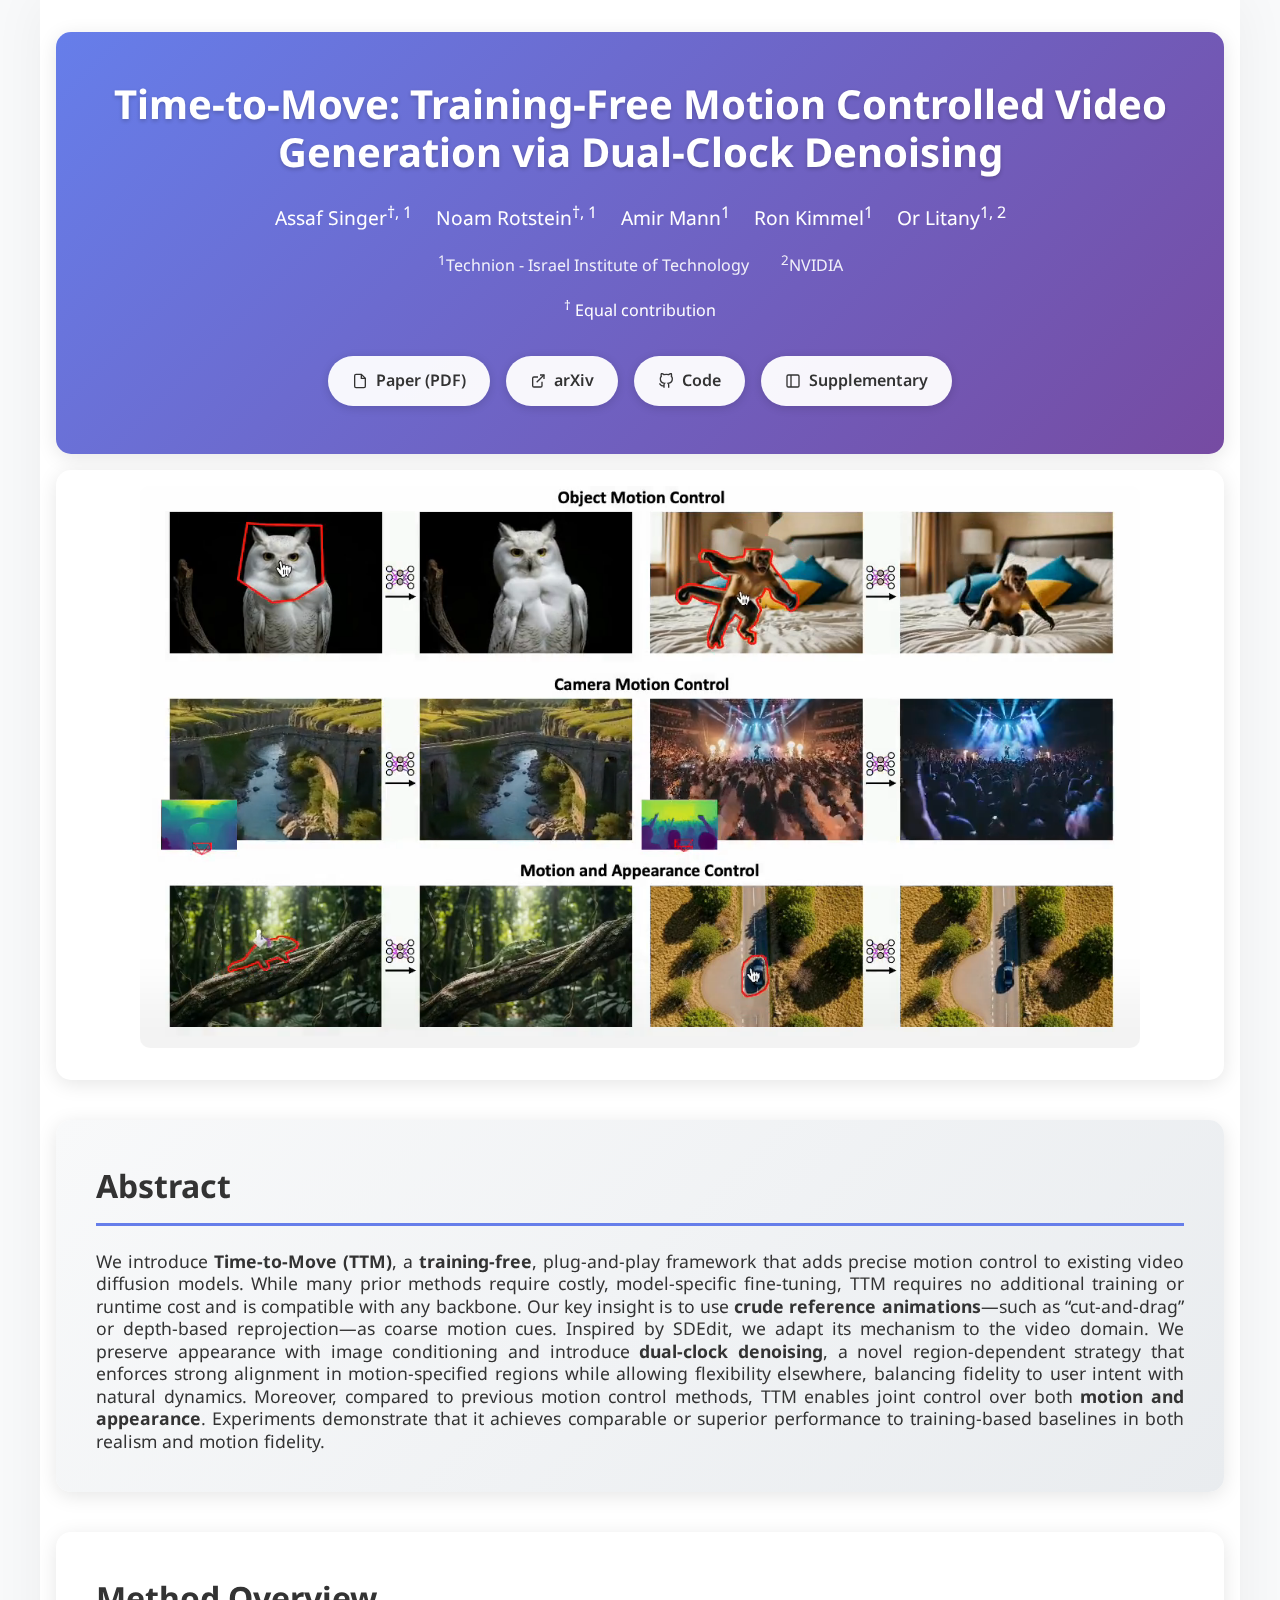
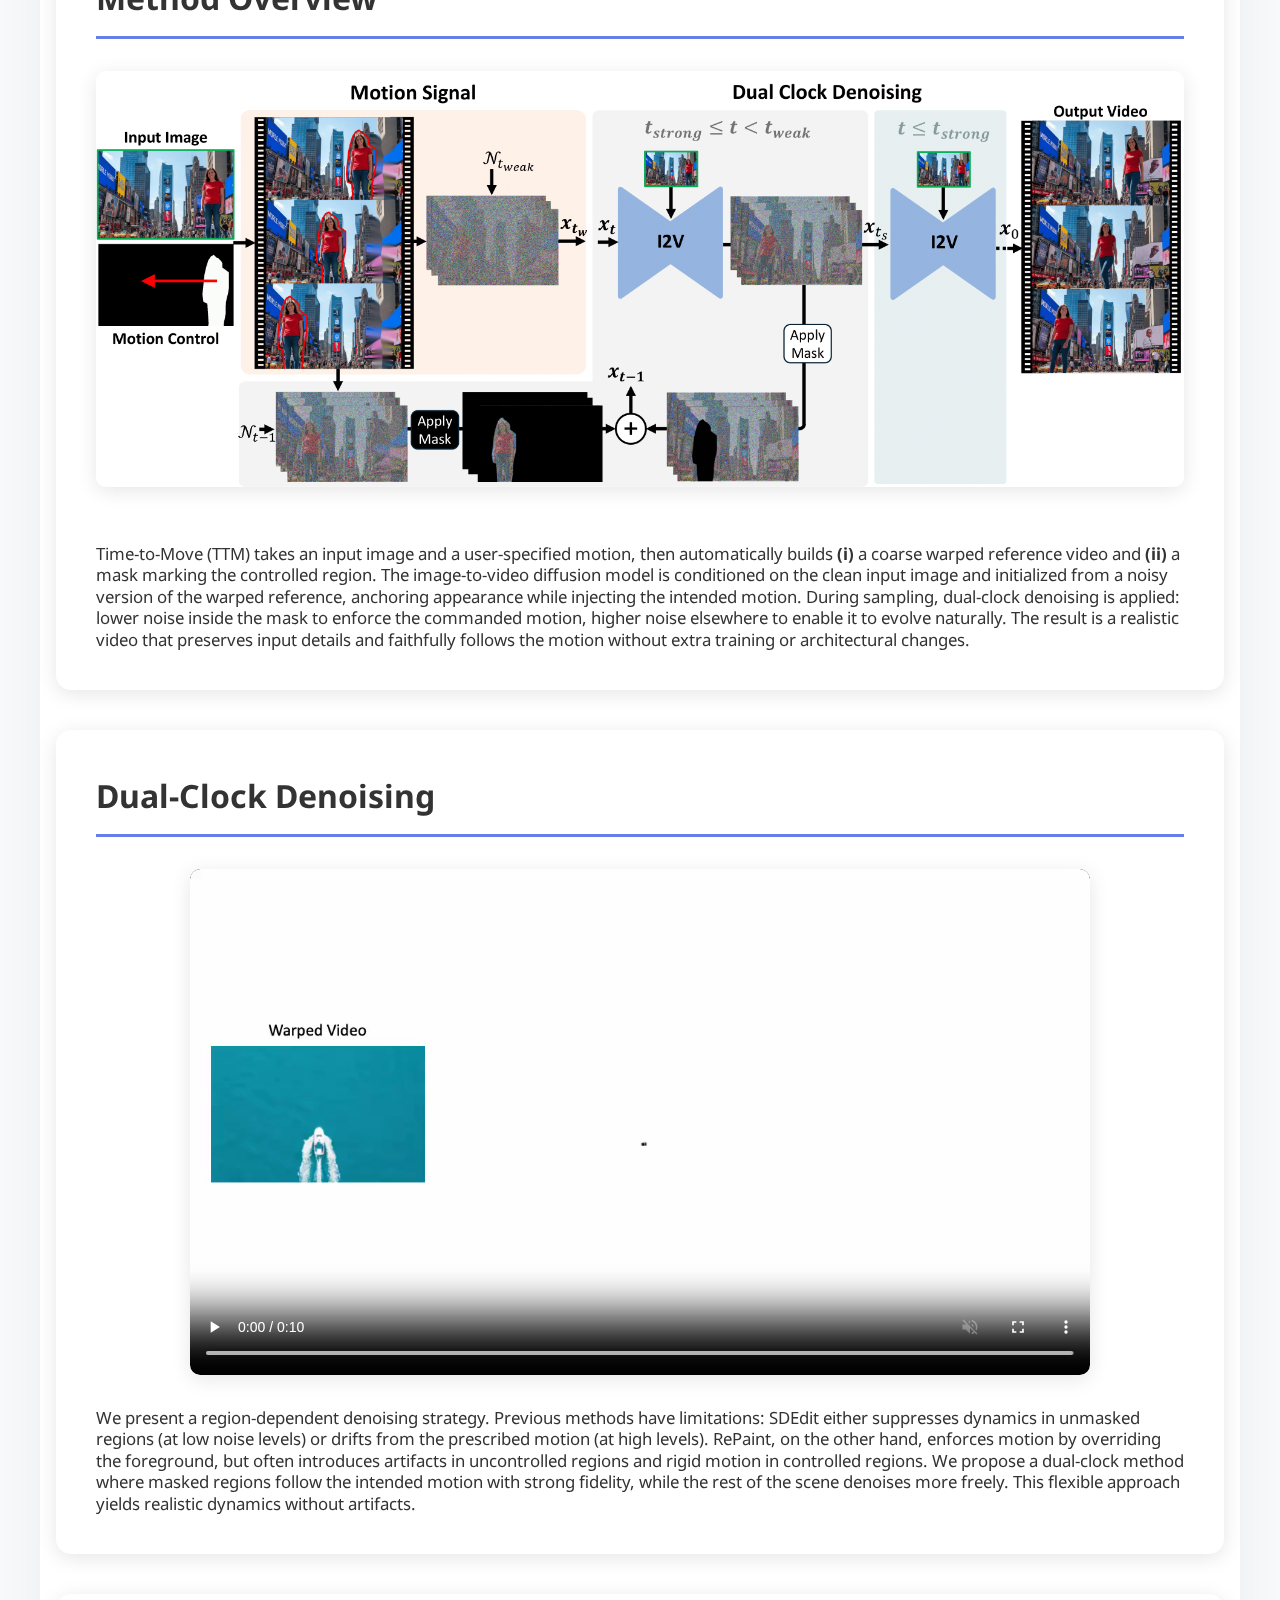
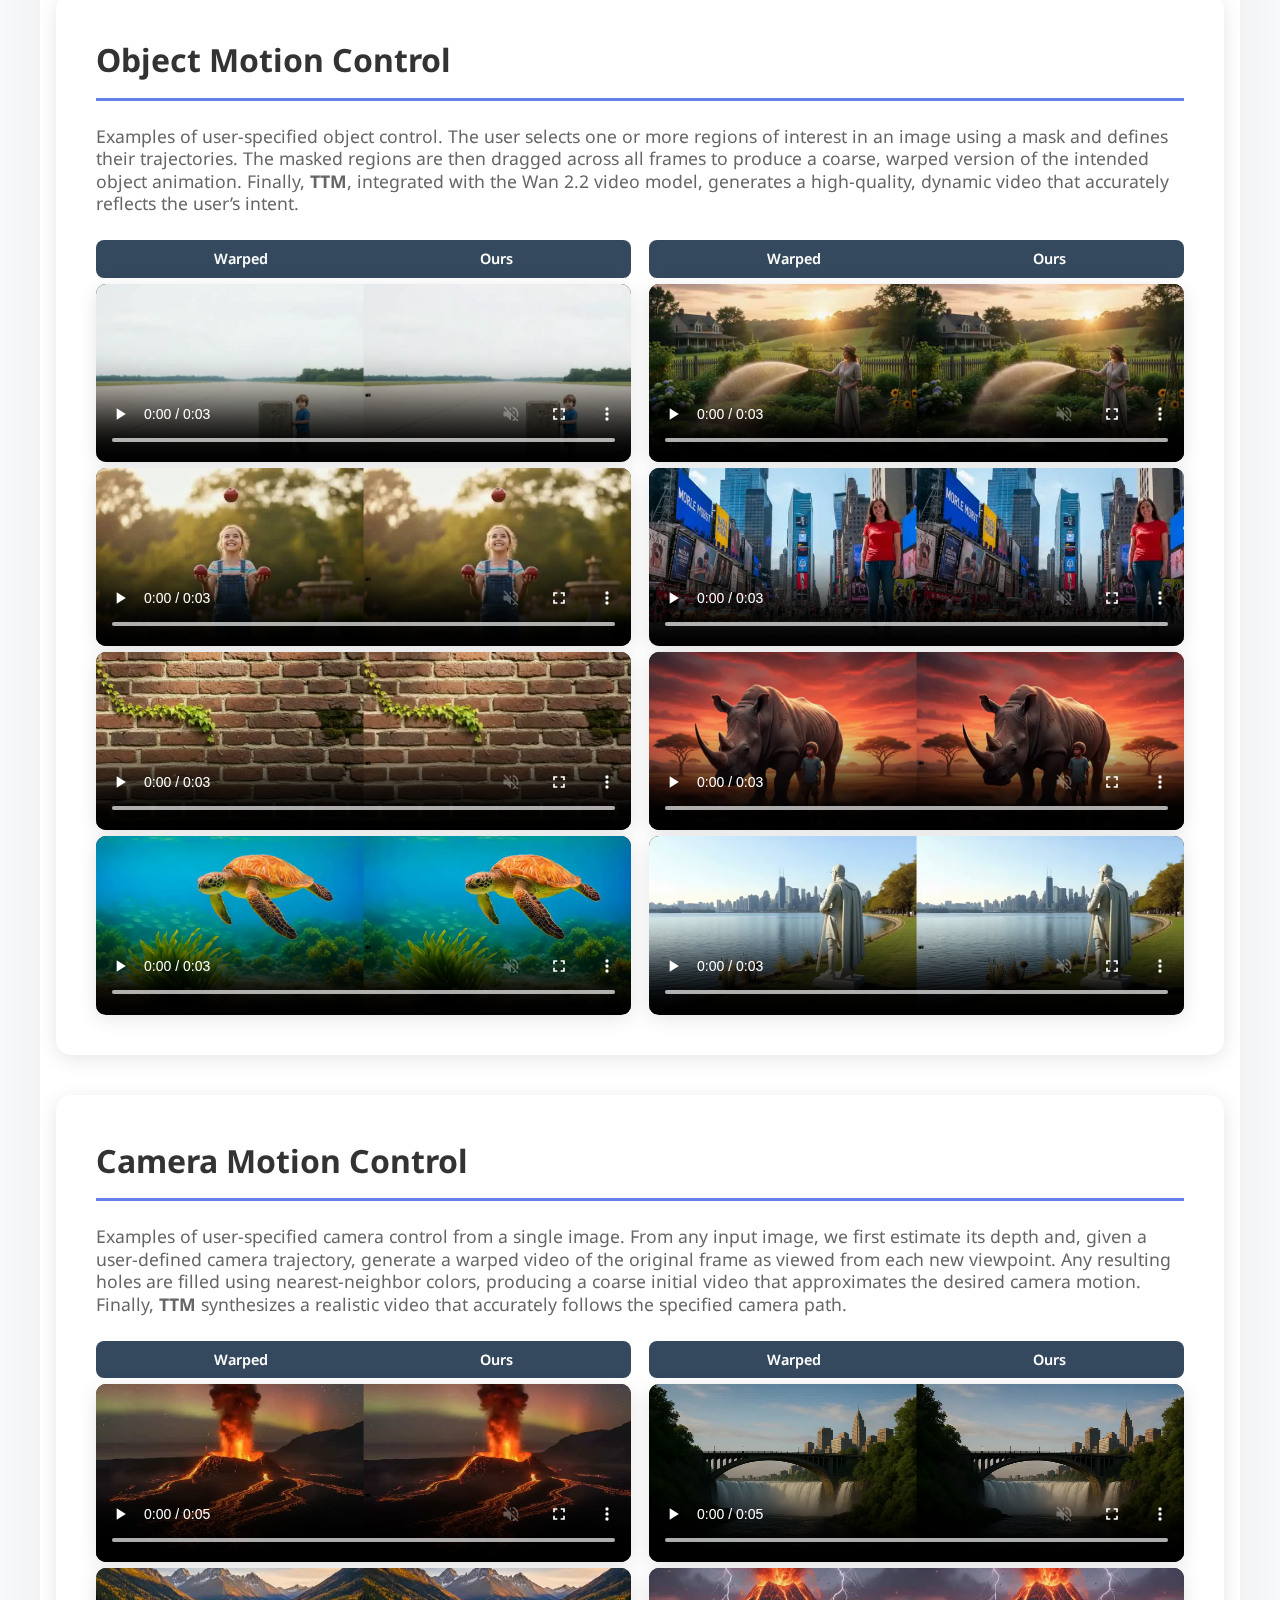
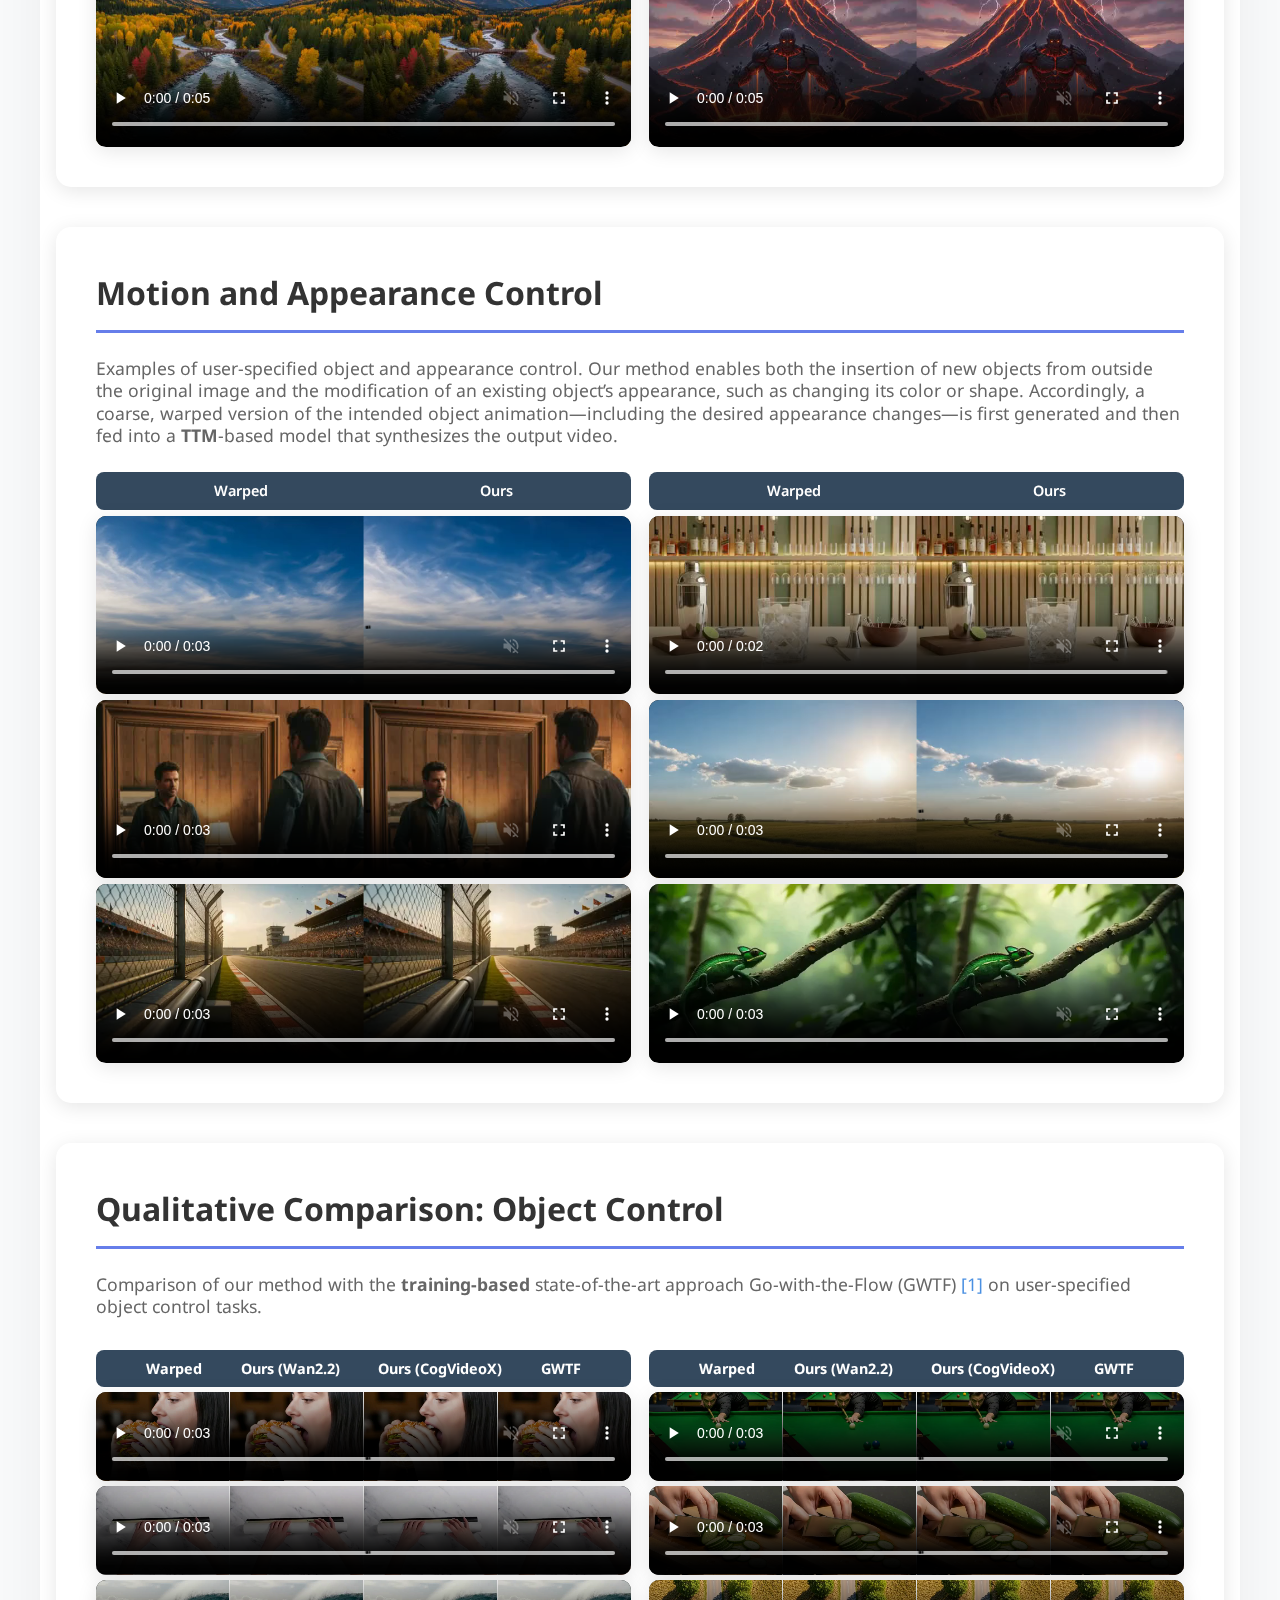
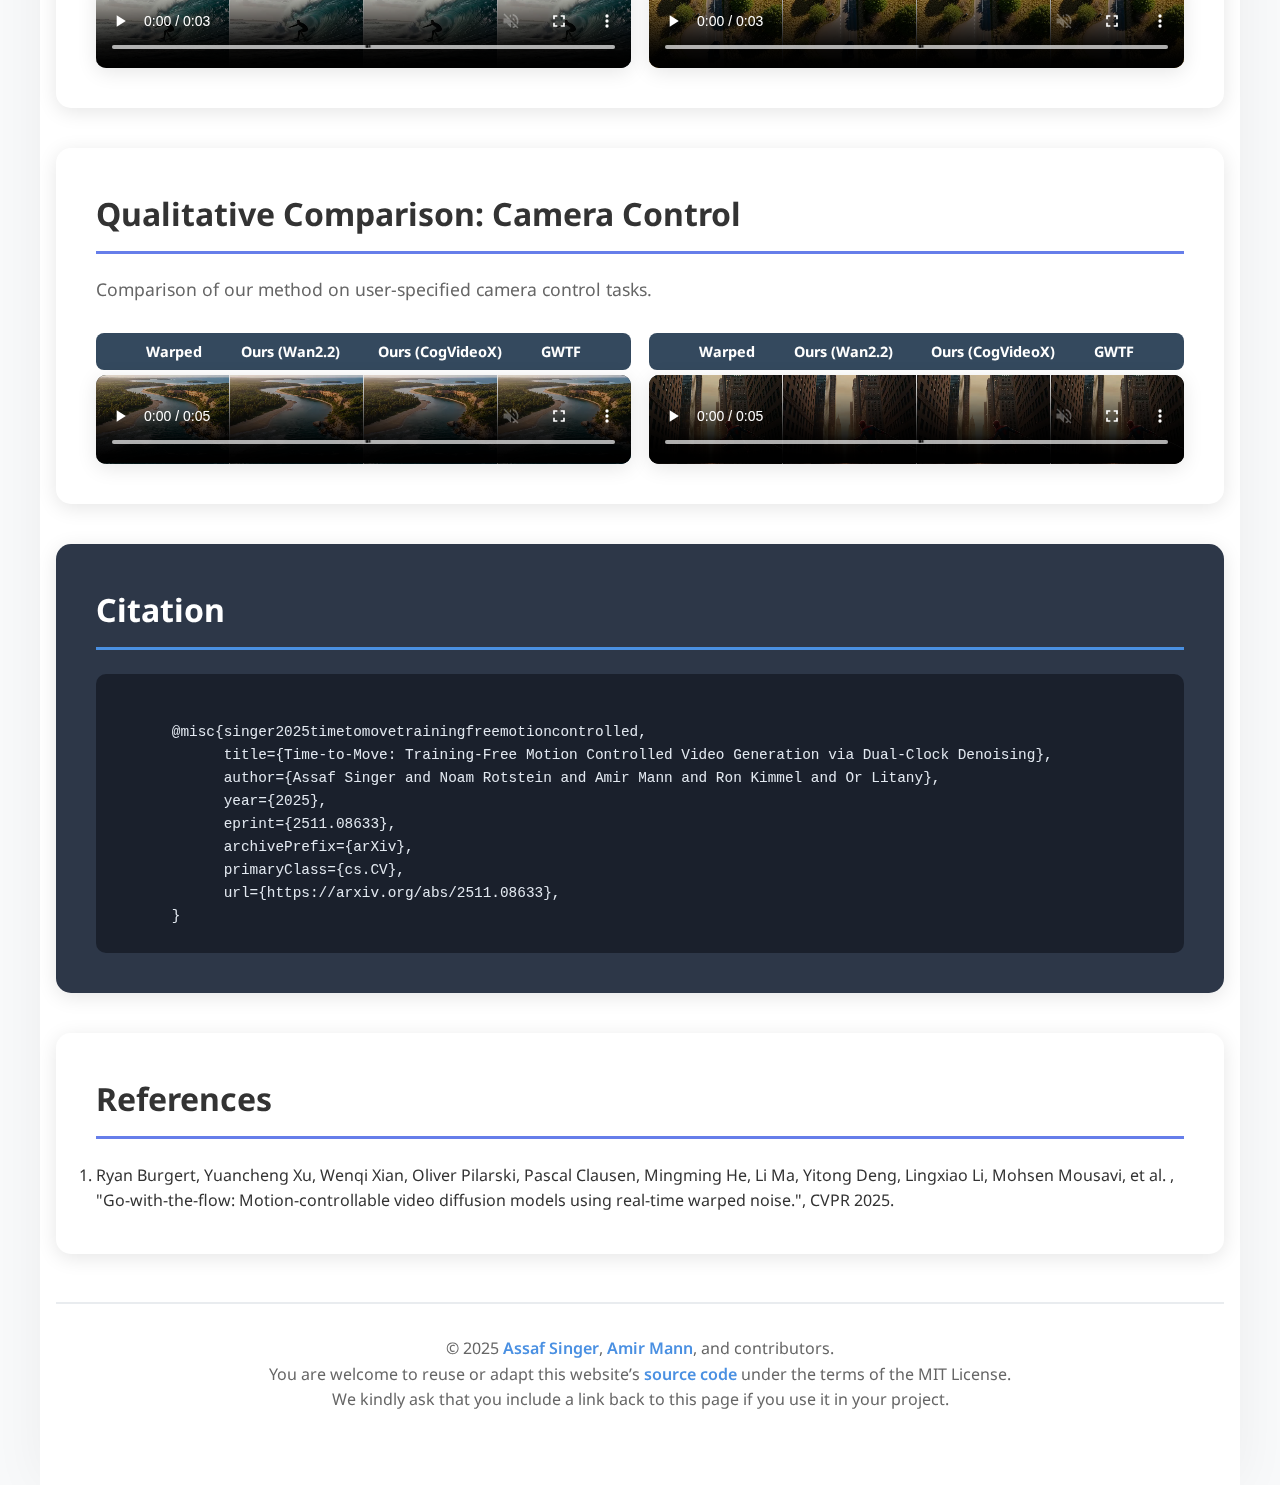
<file: index.html>
<!doctype html>
<html lang="en">
<head>
  <meta charset="utf-8">
  <meta name="viewport" content="width=device-width, initial-scale=1">
  <meta name="robots" content="noarchive">
  <title>Time-to-Move: Training-Free Motion Controlled Video Generation via Dual-Clock Denoising</title>
    <link rel="icon" href="assets/icon2.ico">
    <link rel="stylesheet" href="style.css">
<style>.authors, .authors a, .authors sup { color:#fff; }</style>
  <link rel="preconnect" href="https://fonts.googleapis.com">
  <link rel="preconnect" href="https://fonts.gstatic.com" crossorigin>
  <link href="https://fonts.googleapis.com/css2?family=Noto+Sans:wght@300;400;600;700&display=swap" rel="stylesheet">
</head>
<body>
  <div class="page-container">
    
    <!-- Title Section -->
    <header class="paper-header">
      <h1 class="paper-title">Time-to-Move: Training-Free Motion Controlled Video Generation via Dual-Clock Denoising</h1>
      
      <!-- Authors -->
      <div class="authors">
        <span class="author"><a href="https://www.linkedin.com/in/assaf-singer/">Assaf Singer</a><sup>†, 1</sup></span>
        <span class="author"><a href="https://rotsteinnoam.github.io/">Noam Rotstein</a><sup>†, 1</sup></span>
        <span class="author"><a href="https://www.linkedin.com/in/amir-mann-a890bb276/">Amir Mann</a><sup>1</sup></span>
        <span class="author"><a href="https://ron.cs.technion.ac.il/">Ron Kimmel</a><sup>1</sup></span>
        <span class="author"><a href="https://orlitany.github.io/">Or Litany</a><sup>1, 2</sup></span>
      </div>

    <!-- Institutions -->
    <div class="affiliations">
      <span class="affiliation"><sup>1</sup>Technion - Israel Institute of Technology</span>
      <span class="affiliation"><sup>2</sup>NVIDIA</span>        
    </div>
    <p class="equal-contrib" style="margin-top:6px;font-size:1rem;color:#ffffff;">
      <sup>†</sup> Equal contribution
    </p>

      <!-- Links -->
      <div class="paper-links">
      <!-- Paper (PDF) -->
      <a href="https://arxiv.org/pdf/2511.08633" class="paper-btn"  target="_blank" rel="noopener">
        <svg width="16" height="16" viewBox="0 0 24 24" fill="none" stroke="currentColor" stroke-width="2" aria-hidden="true">
          <path d="M14 2H6a2 2 0 0 0-2 2v16a2 2 0 0 0 2 2h12a2 2 0 0 0 2-2V8z"></path>
          <polyline points="14 2 14 8 20 8"></polyline>
        </svg>
        Paper (PDF)
      </a>

      <!-- arXiv -->
      <a href="https://arxiv.org/abs/2511.08633" class="paper-btn" target="_blank" rel="noopener">
        <svg width="16" height="16" viewBox="0 0 24 24" fill="none" stroke="currentColor" stroke-width="2" aria-hidden="true">
          <path d="M18 13v6a2 2 0 0 1-2 2H6a2 2 0 0 1-2-2V8a2 2 0 0 1 2-2h6"></path>
          <polyline points="15 3 21 3 21 9"></polyline>
          <line x1="10" y1="14" x2="21" y2="3"></line>
        </svg>
        arXiv
      </a>
        <a href="https://github.com/time-to-move/TTM" class="paper-btn">
          <svg width="16" height="16" viewBox="0 0 24 24" fill="none" stroke="currentColor" stroke-width="2">
            <path d="M9 19c-5 1.5-5-2.5-7-3m14 6v-3.87a3.37 3.37 0 0 0-.94-2.61c3.14-.35 6.44-1.54 6.44-7A5.44 5.44 0 0 0 20 4.77 5.07 5.07 0 0 0 19.91 1S18.73.65 16 2.48a13.38 13.38 0 0 0-7 0C6.27.65 5.09 1 5.09 1A5.07 5.07 0 0 0 5 4.77a5.44 5.44 0 0 0-1.5 3.78c0 5.42 3.3 6.61 6.44 7A3.37 3.37 0 0 0 9 18.13V22"></path>
          </svg>
          Code
        </a>
        <a href="supplementary.html" class="paper-btn">
          <svg width="16" height="16" viewBox="0 0 24 24" fill="none" stroke="currentColor" stroke-width="2">
            <rect x="3" y="3" width="18" height="18" rx="2" ry="2"></rect>
            <line x1="9" y1="3" x2="9" y2="21"></line>
          </svg>
          Supplementary
        </a>
      </div>
    </header>

    <!-- Teaser Video -->
    <section class="teaser-section">
      <div class="teaser-video-container">
        <video class="teaser-video" autoplay loop muted playsinline controls>
          <source src="assets/teaser_video_5_v13_720p_trimmed_lightweight.mp4" type="video/mp4">
          Your browser does not support the video tag.
        </video>
      </div>
    </section>

    <!-- Abstract -->
    <section class="abstract-section">
    <h2>Abstract</h2>
    <p class="abstract-text" style="line-height:1.28;margin:0;">
      We introduce <strong>Time-to-Move (TTM)</strong>, a <strong>training-free</strong>, plug-and-play framework that adds precise motion control to existing video diffusion models.
      While many prior methods require costly, model-specific fine-tuning, TTM requires no additional training or runtime cost and is compatible with any backbone.
      Our key insight is to use <strong>crude reference animations</strong>—such as “cut-and-drag” or depth-based reprojection—as coarse motion cues.
      Inspired by SDEdit, we adapt its mechanism to the video domain. 
      
      We preserve appearance with image conditioning and introduce <strong>dual-clock denoising</strong>, a novel region-dependent strategy that enforces strong alignment 
      in motion-specified regions while allowing flexibility elsewhere, balancing fidelity to user intent with natural dynamics.
      Moreover, compared to previous motion control methods, TTM enables joint control over both <strong>motion and appearance</strong>.
      Experiments demonstrate that it achieves comparable or superior performance to training-based baselines in both realism and motion fidelity.
    </p>
    </section>

    <!-- Method Overview -->
    <section class="method-section">
      <h2>Method Overview</h2>
      <div class="method-figure">
        <img src="assets/method_figure_v9.png" alt="Method Overview" class="method-img">
      </div>
      
      <div class="method-description" style="line-height:1.28;margin:0;">
        <p>
        Time-to-Move (TTM) takes an input image and a user-specified motion, then automatically builds <strong>(i)</strong> a coarse warped reference video and <strong>(ii)</strong> a mask marking the controlled region.
        The image-to-video diffusion model is conditioned on the clean input image and initialized from a noisy version of the warped reference, anchoring appearance while injecting the intended motion.
        During sampling, dual-clock denoising is applied: lower noise inside the mask to enforce the commanded motion, higher noise elsewhere to enable it to evolve naturally.
        The result is a realistic video that preserves input details and faithfully follows the motion without extra training or architectural changes.
        </p>
      </div>
      
      </section>

    <!-- Dual-Clock Denoising -->
    <section class="dual-clock-section">
      <h2>Dual-Clock Denoising</h2>
      <div class="dual-clock-figure">
        <div class="dual-clock-video-container">
          <video class="dual-clock-video" autoplay loop muted playsinline controls>
            <source src="assets/dual_clock_video_2_720p_lightweight.mp4" type="video/mp4">
            Your browser does not support the video tag.
          </video>
        </div>
      </div>
      <div class="dual-clock-description" style="line-height:1.28;margin:0;">
        <p>
        We present a region-dependent denoising strategy.
        Previous methods have limitations: SDEdit either suppresses dynamics in unmasked regions (at low noise levels) or drifts from the prescribed motion (at high levels). 
        RePaint, on the other hand, enforces motion by overriding the foreground, but often introduces artifacts in uncontrolled regions and rigid motion in controlled regions.
        We propose a dual-clock method where masked regions follow the intended motion with strong fidelity, while the rest of the scene denoises more freely.
        This flexible approach yields realistic dynamics without artifacts.
      </p>
      </div>
    </section>

    <!-- User-Specified Object Control (plays 81 frames @ 24 fps) -->
    <section id="UserObjectControl" class="results-section">
      <h2>Object Motion Control</h2>
      <p class="section-description" style="line-height:1.28;margin:0;">
        Examples of user-specified object control. The user selects one or more regions of interest in an image using a mask and defines their trajectories. 
        The masked regions are then dragged across all frames to produce a coarse, warped version of the intended object animation. 
        Finally, <strong>TTM</strong>, integrated with the Wan&nbsp;2.2 video model, generates a high-quality, dynamic video that accurately reflects the user’s intent.
      </p>
      <br>
      <div class="video-grid-2col">
        <!-- Header row: two header cells, one per column -->
        <div class="video-col-headercell">
          <span class="spacer" aria-hidden="true"></span>
          <span class="label">Warped</span>
          <span class="spacer" aria-hidden="true"></span>
          <span class="spacer" aria-hidden="true"></span>
          <span class="label">Ours</span>
          <span class="spacer" aria-hidden="true"></span>
        <span style="display:block;height:calc(1em * 1.28 * 0.45)" aria-hidden="true"></span>
        </div>
        <div class="video-col-headercell">
          <span class="spacer" aria-hidden="true"></span>
          <span class="label">Warped</span>
          <span class="spacer" aria-hidden="true"></span>
          <span class="spacer" aria-hidden="true"></span>
          <span class="label">Ours</span>
          <span class="spacer" aria-hidden="true"></span>
          <span style="display:block;height:calc(1em * 1.28 * 0.45)" aria-hidden="true"></span>
        </div>
        <!-- <div class="video-item">
          <video src="UserObjectControl/monkeyjumpingonthebed_concatenated_fixed.mp4" autoplay loop muted playsinline controls></video>
        </div> -->
        <div class="video-item">
            <video src="UserObjectControl/jumping_concatenated_fixed.mp4" autoplay loop muted playsinline controls></video>
        </div>
        <div class="video-item">
            <video src="UserObjectControl/gardening_concatenated_fixed.mp4" autoplay loop muted playsinline controls></video>
        </div>
        <div class="video-item">
          <video src="UserObjectControl/girljuggling_concatenated_fixed.mp4" autoplay loop muted playsinline controls></video>
        </div>
        <div class="video-item">
          <video src="UserObjectControl/timesquaresv5_concatenated_fixed_960x320_optimized.mp4" autoplay loop muted playsinline controls></video>
        </div>
        <div class="video-item">
          <video src="UserObjectControl/Vines_concat_960x320_optimized.mp4" autoplay loop muted playsinline controls></video>
        </div>
        <div class="video-item">
          <video src="UserObjectControl/Rhino_concat_960x320_optimized.mp4" autoplay loop muted playsinline controls></video>
          <p class="video-label">Warped | Ours</p>
        </div>
        <div class="video-item">
          <video src="UserObjectControl/Turtle_concat2_960x320_optimized.mp4" autoplay loop muted playsinline controls></video>
        </div>
        <div class="video-item">
          <video src="UserObjectControl/splash_knight_concat_960x320_optimized.mp4" autoplay loop muted playsinline controls></video>
        </div>
      </div>
    </section>


    <!-- User-Specified Camera Control (plays 81 frames @ 16 fps) -->
    <section id="UserCameraControl" class="results-section">
      <h2>Camera Motion Control</h2>
      <p class="section-description" style="line-height:1.28;margin:0;">
        Examples of user-specified camera control from a single image. From any input image, we first estimate its depth and, given a user-defined camera trajectory, generate a warped video of the original frame as viewed from each new viewpoint. 
        Any resulting holes are filled using nearest-neighbor colors, producing a coarse initial video that approximates the desired camera motion. 
        Finally, <strong>TTM</strong> synthesizes a realistic video that accurately follows the specified camera path.
      </p>
      <br>
      <div class="video-grid-2col">
                <div class="video-col-headercell">
          <span class="spacer" aria-hidden="true"></span>
          <span class="label">Warped</span>
          <span class="spacer" aria-hidden="true"></span>
          <span class="spacer" aria-hidden="true"></span>
          <span class="label">Ours</span>
          <span class="spacer" aria-hidden="true"></span>
        <span style="display:block;height:calc(1em * 1.28 * 0.45)" aria-hidden="true"></span>
        </div>
        <div class="video-col-headercell">
          <span class="spacer" aria-hidden="true"></span>
          <span class="label">Warped</span>
          <span class="spacer" aria-hidden="true"></span>
          <span class="spacer" aria-hidden="true"></span>
          <span class="label">Ours</span>
          <span class="spacer" aria-hidden="true"></span>
          <span style="display:block;height:calc(1em * 1.28 * 0.45)" aria-hidden="true"></span>
        </div>
        <div class="video-item">
            <video src="UserCameraControl/volcano_concatenated_fixed.mp4" autoplay loop muted playsinline controls></video>
            <p class="video-label">Warped | Ours</p>
        </div>
        <div class="video-item">
          <video src="UserCameraControl/Bridge2_concat_3.mp4" autoplay loop muted playsinline controls></video>
          <p class="video-label">Warped | Ours</p>
        </div>
        <div class="video-item">
            <video src="UserCameraControl/riverup_concatenated_fixed.mp4" autoplay loop muted playsinline controls></video>
            <p class="video-label">Warped | Ours</p>
        </div>
        <div class="video-item">
            <video src="UserCameraControl/volcanotitan_concatenated_fixed.mp4" autoplay loop muted playsinline controls></video>
            <p class="video-label">Warped | Ours</p>
        </div>
      </div>
    </section>

    <!-- User-Specified Camera Control (plays 81 frames @ 24 fps) -->
    <section id="UserObjectAppearanceControl" class="results-section">
      <h2>Motion and Appearance Control</h2>
    <p class="section-description" style="line-height:1.28;margin:0;">
      Examples of user-specified object and appearance control. 
      Our method enables both the insertion of new objects from outside the original image and the modification of an existing object’s appearance, such as changing its color or shape. 
      Accordingly, a coarse, warped version of the intended object animation—including the desired appearance changes—is first generated and then fed into a <strong>TTM</strong>-based model that synthesizes the output video.
    </p>
    <br>
      <div class="video-grid-2col">
        <div class="video-col-headercell">
          <span class="spacer" aria-hidden="true"></span>
          <span class="label">Warped</span>
          <span class="spacer" aria-hidden="true"></span>
          <span class="spacer" aria-hidden="true"></span>
          <span class="label">Ours</span>
          <span class="spacer" aria-hidden="true"></span>
        <span style="display:block;height:calc(1em * 1.28 * 0.45)" aria-hidden="true"></span>
        </div>
        <div class="video-col-headercell">
          <span class="spacer" aria-hidden="true"></span>
          <span class="label">Warped</span>
          <span class="spacer" aria-hidden="true"></span>
          <span class="spacer" aria-hidden="true"></span>
          <span class="label">Ours</span>
          <span class="spacer" aria-hidden="true"></span>
          <span style="display:block;height:calc(1em * 1.28 * 0.45)" aria-hidden="true"></span>
        </div>
        <div class="video-item">
            <video src="UserObjectAppearanceControl/TimeToMoveVideo_concat_4_960x320_optimized.mp4" autoplay loop muted playsinline controls></video>
            <p class="video-label">Warped | Ours</p>
        </div>
        <div class="video-item">
          <video src="UserObjectAppearanceControl/cocktail2_concatenated_fixed.mp4" autoplay loop muted playsinline controls></video>
          <p class="video-label">Warped | Ours</p>
        </div>
        <div class="video-item">
            <video src="UserObjectAppearanceControl/puttingonahat_concatenated_fixed.mp4" autoplay loop muted playsinline controls></video>
            <p class="video-label">Warped | Ours</p>
        </div>
        <div class="video-item">
          <video src="UserObjectAppearanceControl/Sunset_concat_960x320_optimized.mp4" autoplay loop muted playsinline controls></video>
          <p class="video-label">Warped | Ours</p>
        </div>
        <div class="video-item">
          <video src="UserObjectAppearanceControl/RaceCars_concat_960x320_optimized.mp4" autoplay loop muted playsinline controls></video>
          <p class="video-label">Warped | Ours</p>
        </div>
        <div class="video-item">
          <video src="UserObjectAppearanceControl/ChameleonFade_concat_960x320_optimized.mp4" autoplay loop muted playsinline controls></video>
          <p class="video-label">Warped | Ours</p>
        </div>
        <!-- <div class="video-item">
            <video src="UserObjectAppearanceControl/ChameleonColor_concat.mp4" autoplay loop muted playsinline controls></video>
            <p class="video-label">Warped | Ours</p>
        </div> -->
        <!-- <div class="video-item">
            <video src="UserObjectAppearanceControl/concat_motion_left_fps=24.mp4" autoplay loop muted playsinline controls></video>
            <p class="video-label">Warped | Ours</p>
        </div> -->
      </div>
    </section>


    <!-- Qualitative Comparison - Object Control (plays 81 frames @ 24 fps)  -->
    <section class="comparison-section">
      <h2>Qualitative Comparison: Object Control</h2>
      <p class="section-description" style="line-height:1.28;margin:0;">
    Comparison of our method with the <strong>training-based</strong> state-of-the-art approach Go-with-the-Flow (GWTF) <a href="#ref1">[1]</a> on user-specified object control tasks.
      </p>
      <!-- Videos - Hamburger, Snooker, Find Other -->
      <div class="comparison-grid">
        <div class="video-col-headercell-small">
          <span class="spacer" aria-hidden="true"></span>
          <span class="label">Warped</span>
          <span class="spacer" aria-hidden="true"></span>
          <span class="label">Ours (Wan2.2)</span>
          <span class="spacer" aria-hidden="true"></span>
          <span class="label">Ours (CogVideoX)</span>
          <span class="spacer" aria-hidden="true"></span>
          <span class="label">GWTF</span>
          <span class="spacer" aria-hidden="true"></span>
        <span style="display:block;height:calc(1em * 1.28 * 0.45)" aria-hidden="true"></span>
        </div>
        <div class="video-col-headercell-small">
          <span class="spacer" aria-hidden="true"></span>
          <span class="label">Warped</span>
          <span class="spacer" aria-hidden="true"></span>
          <span class="label">Ours (Wan2.2)</span>
          <span class="spacer" aria-hidden="true"></span>
          <span class="label">Ours (CogVideoX)</span>
          <span class="spacer" aria-hidden="true"></span>
          <span class="label">GWTF</span>
          <span class="spacer" aria-hidden="true"></span>
        <span style="display:block;height:calc(1em * 1.28 * 0.45)" aria-hidden="true"></span>
        </div>
        <div class="comparison-item">
          <video src="UserObjectControl_Comparison/Hamburger_concat.mp4" autoplay loop muted playsinline controls></video>
        </div>
        <div class="comparison-item">
          <video src="UserObjectControl_Comparison/Snooker_concat.mp4" autoplay loop muted playsinline controls></video>
        </div>
        <div class="comparison-item">
          <video src="UserObjectControl_Comparison/BillboardUnrolling_concat.mp4" autoplay loop muted playsinline controls></video>
        </div>
        <div class="comparison-item">
          <video src="UserObjectControl_Comparison/CuttingCucumber_concat.mp4" autoplay loop muted playsinline controls></video>
        </div>
        <div class="comparison-item">
          <video src="UserObjectControl_Comparison/Surfing_concat.mp4" autoplay loop muted playsinline controls></video>
        </div>
        <div class="comparison-item">
          <video src="UserObjectControl_Comparison/CarHighway_concat.mp4" autoplay loop muted playsinline controls></video>
        </div>
      </div>
    </section>

    <!-- Qualitative Comparison - Camera Control (plays 81 frames @ 16 fps) -->
    <section class="comparison-section">
      <h2>Qualitative Comparison: Camera Control</h2>
      <p class="section-description" style="line-height:1.28;margin:0;">
        Comparison of our method on user-specified camera control tasks.
      </p>

      <div class="comparison-grid">
        <div class="video-col-headercell-small">
          <span class="spacer" aria-hidden="true"></span>
          <span class="label">Warped</span>
          <span class="spacer" aria-hidden="true"></span>
          <span class="label">Ours (Wan2.2)</span>
          <span class="spacer" aria-hidden="true"></span>
          <span class="label">Ours (CogVideoX)</span>
          <span class="spacer" aria-hidden="true"></span>
          <span class="label">GWTF</span>
          <span class="spacer" aria-hidden="true"></span>
        <span style="display:block;height:calc(1em * 1.28 * 0.45)" aria-hidden="true"></span>
        </div>
        <div class="video-col-headercell-small">
          <span class="spacer" aria-hidden="true"></span>
          <span class="label">Warped</span>
          <span class="spacer" aria-hidden="true"></span>
          <span class="label">Ours (Wan2.2)</span>
          <span class="spacer" aria-hidden="true"></span>
          <span class="label">Ours (CogVideoX)</span>
          <span class="spacer" aria-hidden="true"></span>
          <span class="label">GWTF</span>
          <span class="spacer" aria-hidden="true"></span>
        <span style="display:block;height:calc(1em * 1.28 * 0.45)" aria-hidden="true"></span>
        </div>
        <div class="comparison-item">
          <video src="UserCameraControl_Comparison/RiverOcean_concat.mp4" autoplay loop muted playsinline controls></video>
        </div>
        <div class="comparison-item">
          <video src="UserCameraControl_Comparison/SpiderMan_concat.mp4" autoplay loop muted playsinline controls></video>
        </div>
      </div>
    </section>

    <!-- BibTeX -->
    <section class="bibtex-section">
      <h2>Citation</h2>
      <pre class="bibtex"><code>
      @misc{singer2025timetomovetrainingfreemotioncontrolled,
            title={Time-to-Move: Training-Free Motion Controlled Video Generation via Dual-Clock Denoising}, 
            author={Assaf Singer and Noam Rotstein and Amir Mann and Ron Kimmel and Or Litany},
            year={2025},
            eprint={2511.08633},
            archivePrefix={arXiv},
            primaryClass={cs.CV},
            url={https://arxiv.org/abs/2511.08633}, 
      }
</code></pre>
    </section>

    <!-- References Section -->
      <section class="references-section">
        <h2>References</h2>
        <ol class="references-list">
          <li id="ref1">
            <span class="ref-authors">Ryan Burgert, Yuancheng Xu, Wenqi Xian, Oliver Pilarski, Pascal Clausen, Mingming He, Li Ma, Yitong Deng, Lingxiao Li, Mohsen Mousavi, et al. </span>,
            <span class="ref-title">"Go-with-the-flow: Motion-controllable video diffusion models using real-time warped noise."</span>,
            <span class="ref-venue">CVPR 2025</span>.
          </li>
          <!-- Add more references as needed -->
        </ol>
      </section>

    <!-- Footer (with Copyright & License Section) -->
    <footer class="page-footer">
    <p>
      © 2025 <a href="https://www.linkedin.com/in/assaf-singer/">Assaf Singer</a>, 
      <a href="https://www.linkedin.com/in/amir-mann-a890bb276/">Amir Mann</a>, and contributors. <br>
      You are welcome to reuse or adapt this website’s 
      <a href="https://github.com/time-to-move/time-to-move.github.io">source code</a> 
      under the terms of the MIT License. <br>
      We kindly ask that you include a link back to this page if you use it in your project.
    </footer>
    
  </div>
</body>
</html>

<!-- Copyright & License Section
<section class="copyright-section">
  <h2>Copyright & License</h2>
  <p>
    The website code and design are © 2025 Assaf Singer and contributors. You are welcome to use, adapt, and share this project page for your own research or academic work. <br>
    <strong>If you use or adapt this website, please include the following acknowledgment:</strong>
  </p>
  <blockquote style="background:#f8f9fa;border-left:4px solid #667eea;padding:1em 1.5em;border-radius:6px;font-size:1.05em;">
    Website template and code adapted from <a href="https://github.com/time-to-move/time-to-move.github.io">Time-to-Move Project Page</a> by Assaf Singer et al.
  </blockquote>
  <p>
    For questions or collaboration, contact <a href="mailto:assafsin0@gmail.com">assafsin0@gmail.com</a>.<br>
    <strong>License:</strong> MIT License (see repository for details)
  </p>
  <footer class="page-footer">
    <p>© 2025 - Time-to-Move Project Page</p>
    <p>
      This website is licensed under a <a rel="license" href="http://creativecommons.org/licenses/by-sa/4.0/">Creative Commons Attribution-ShareAlike 4.0 International License</a>.<br>
      You are free to borrow the <a href="https://github.com/time-to-move/time-to-move.github.io">source code</a> of this website. We ask that you link back to this page in the footer or acknowledgments section of your project.<br>
      <!-- Please remember to remove any analytics code or scripts you do not want on your website.<br> -->
      <!-- For questions or collaboration, contact <a href="mailto:assafsin0@gmail.com">assafsin0@gmail.com</a>. -->
    <!-- </p>
    <p><a href="supplementary.html">View Supplementary Materials</a></p>
  </footer> -->
</file>
<file: style.css>
/* ==========================================================================
   Time-to-Move Project Page Styles
   ========================================================================== */

/* Root Variables */
:root {
  --primary-color: #4a90e2;
  --secondary-color: #667eea;
  --accent-color: #764ba2;
  --text-color: #333;
  --text-light: #666;
  --bg-color: #ffffff;
  --bg-light: #f8f9fa;
  --border-color: #e9ecef;
  --shadow: 0 4px 20px rgba(0, 0, 0, 0.1);
  --shadow-hover: 0 8px 30px rgba(0, 0, 0, 0.15);
}

/* Global Styles */
* {
  margin: 0;
  padding: 0;
  box-sizing: border-box;
}

body {
  font-family: 'Noto Sans', -apple-system, BlinkMacSystemFont, 'Segoe UI', Roboto, sans-serif;
  line-height: 1.6;
  color: var(--text-color);
  background-color: var(--bg-light);
  -webkit-font-smoothing: antialiased;
  -moz-osx-font-smoothing: grayscale;
}

a {
  color: var(--primary-color);
  text-decoration: none;
  transition: color 0.3s ease;
}

a:hover {
  color: var(--secondary-color);
  text-decoration: underline;
}

/* Page Container */
.page-container {
  max-width: 1200px;
  margin: 0 auto;
  padding: 2rem 1rem;
  background-color: var(--bg-color);
  box-shadow: 0 0 50px rgba(0, 0, 0, 0.05);
}

/* Header Section */
.paper-header {
  text-align: center;
  padding: 3rem 2rem;
  background: linear-gradient(135deg, var(--secondary-color) 0%, var(--accent-color) 100%);
  border-radius: 15px;
  margin-bottom: 3rem;
  box-shadow: var(--shadow);
}

.paper-title {
  font-size: 2.5rem;
  font-weight: 700;
  color: white;
  margin-bottom: 1.5rem;
  line-height: 1.2;
  text-shadow: 0 2px 4px rgba(0, 0, 0, 0.2);
}

.paper-subtitle {
  font-size: 1.5rem;
  font-weight: 400;
  color: rgba(255, 255, 255, 0.95);
  margin-bottom: 1.5rem;
}

.authors {
  font-size: 1.2rem;
  color: rgba(255, 255, 255, 0.95);
  margin-bottom: 1rem;
  display: flex;
  justify-content: center;
  flex-wrap: wrap;
  gap: 1.5rem;
}

.author {
  display: inline-block;
}

.affiliations {
  font-size: 1rem;
  color: rgba(255, 255, 255, 0.9);
  margin-bottom: 1rem;
  display: flex;
  justify-content: center;
  flex-wrap: wrap;
  gap: 2rem;
}

.conference {
  font-size: 1.1rem;
  color: rgba(255, 255, 255, 0.95);
  font-weight: 600;
  margin-bottom: 2rem;
}

/* Paper Links */
.paper-links {
  display: flex;
  justify-content: center;
  gap: 1rem;
  flex-wrap: wrap;
  margin-top: 2rem;
}

.paper-btn {
  display: inline-flex;
  align-items: center;
  gap: 0.5rem;
  padding: 0.75rem 1.5rem;
  background: rgba(255, 255, 255, 0.95);
  color: var(--text-color);
  border-radius: 50px;
  font-weight: 600;
  text-decoration: none;
  transition: all 0.3s ease;
  box-shadow: 0 2px 10px rgba(0, 0, 0, 0.15);
}

.paper-btn:hover {
  background: white;
  transform: translateY(-2px);
  box-shadow: 0 4px 15px rgba(0, 0, 0, 0.25);
  text-decoration: none;
  color: var(--secondary-color);
}

.paper-btn svg {
  flex-shrink: 0;
}

/* Supplementary Navigation */
.supp-nav {
  display: flex;
  justify-content: center;
  gap: 1.5rem;
  flex-wrap: wrap;
  margin-top: 2rem;
  padding-top: 2rem;
  border-top: 2px solid rgba(255, 255, 255, 0.3);
}

.supp-nav a {
  color: white;
  font-weight: 500;
  padding: 0.5rem 1rem;
  background: rgba(255, 255, 255, 0.1);
  border-radius: 25px;
  transition: all 0.3s ease;
}

.supp-nav a:hover {
  background: rgba(255, 255, 255, 0.2);
  text-decoration: none;
  transform: translateY(-2px);
}

/* Sections */
section {
  margin-bottom: 4rem;
  padding: 2.5rem;
  background: white;
  border-radius: 15px;
  box-shadow: var(--shadow);
  margin-bottom: 2.5rem;
}

.supp-section {
  scroll-margin-top: 2rem;
}

section h2 {
  font-size: 2rem;
  color: var(--text-color);
  margin-bottom: 1.5rem;
  padding-bottom: 0.75rem;
  border-bottom: 3px solid var(--secondary-color);
  font-weight: 700;
}

.section-description {
  font-size: 1.1rem;
  color: var(--text-light);
  margin-bottom: 2rem;
  line-height: 1.8;
}

/* Teaser Section */
.teaser-section {
  text-align: center;
  padding: 1rem 1rem;
}

.teaser-video-container {
  max-width: 1000px;
  margin: 0 auto;

}

.teaser-video {
  width: 100%;
  border-radius: 10px;
  /* box-shadow: var(--shadow); */
  margin-bottom: 0.5rem;
}

.video-caption {
  font-size: 0.95rem;
  color: var(--text-light);
  font-style: italic;
  margin-top: 1rem;
}

/* Abstract Section */
.abstract-section {
  background: linear-gradient(135deg, #f8f9fa 0%, #e9ecef 100%);
}

.abstract-text {
  font-size: 1.1rem;
  line-height: 1.9;
  text-align: justify;
  color: var(--text-color);
}

/* Method Section */
.method-figure,
.dual-clock-figure {
  margin: 2rem 0;
  text-align: center;
}

.method-img,
.dual-clock-img {
  max-width: 100%;
  height: auto;
  border-radius: 10px;
  box-shadow: var(--shadow);
  margin-bottom: 1rem;
}

.dual-clock-video-container {
  max-width: 900px;
  margin: 0 auto;
  border-radius: 10px;
  overflow: hidden;
  box-shadow: var(--shadow);
}

.dual-clock-video {
  width: 100%;
  height: auto;
  display: block;
  background: #000;
  border-radius: 10px;
}

.figure-caption {
  font-size: 0.95rem;
  color: var(--text-light);
  line-height: 1.6;
  text-align: left;
  margin-top: 1rem;
  padding: 1rem;
  background: var(--bg-light);
  border-left: 4px solid var(--secondary-color);
  border-radius: 5px;
}

.method-description,
.dual-clock-description {
  font-size: 1.05rem;
  line-height: 1.8;
  color: var(--text-color);
  margin-top: 1.5rem;
}

/* Video Grids */
.video-grid-2col{
  display: grid;
  grid-template-columns: repeat(2, minmax(0, 1fr));
  gap: 14px 18px; /* row/column gaps */
  align-items: start;
}


.video-item {
  background: var(--bg-light);
  border-radius: 10px;
  overflow: hidden;
  box-shadow: var(--shadow);
  transition: transform 0.3s ease, box-shadow 0.3s ease;
}

.video-item:hover {
  transform: translateY(-5px);
  box-shadow: var(--shadow-hover);
}

.video-item video {
  width: 100%;
  height: auto;
  display: block;
  background: #000;
}

.video-label {
    padding: 0.75rem 1rem;
    text-align: center;
    font-weight: 600;
    color: #ffffff;
    background: #34495e;
    font-size: 0.9rem;
}

/* Full-width Video Grid (for comparisons) */
.full-width-video-grid {
  display: flex;
  flex-direction: column;
  gap: 8px;
  margin-top: 8px;
  background: var(--bg-light);
  border-radius: 10px;
  overflow: hidden;
  box-shadow: var(--shadow);
  transition: box-shadow 0.3s ease;
}

.full-width-video-item:hover {
  box-shadow: var(--shadow-hover);
}

.full-width-video-item video {
  width: 100%;
  height: auto;
  display: block;
  background: #000;
}

/* Comparison Grid */
.comparison-grid {
  display: grid;
  grid-template-columns: repeat(2, 1fr);
  row-gap: 5px;        /* was 2rem via gap */
  column-gap: 18px;    /* keep horizontal spacing */
  margin-top: 2rem;
}

.comparison-item {
  background: var(--bg-light);
  border-radius: 10px;
  overflow: hidden;
  box-shadow: var(--shadow);
  transition: transform 0.3s ease, box-shadow 0.3s ease;
}

.comparison-item:hover {
  transform: translateY(-5px);
  box-shadow: var(--shadow-hover);
}

.comparison-item video {
  width: 100%;
  height: auto;
  display: block;
  background: #000;
}

/* BibTeX Section */
.bibtex-section {
  background: #2d3748;
  color: white;
}

.bibtex-section h2 {
  color: white;
  border-bottom-color: var(--primary-color);
}

.bibtex {
  background: #1a202c;
  border-radius: 10px;
  padding: 1.5rem;
  overflow-x: auto;
  margin-top: 1rem;
}

.bibtex code {
  font-family: 'Monaco', 'Courier New', monospace;
  font-size: 0.9rem;
  line-height: 1.6;
  color: #e2e8f0;
}

/* Footer */
.page-footer {
  text-align: center;
  padding: 2rem 0;
  margin-top: 3rem;
  border-top: 2px solid var(--border-color);
  color: var(--text-light);
}

.page-footer p {
  margin-bottom: 0.5rem;
}

.page-footer a {
  color: var(--primary-color);
  font-weight: 600;
}

/* Responsive Design */
@media (max-width: 968px) {
  .paper-title {
    font-size: 2rem;
  }

  .video-grid-2col,
  /* .comparison-grid {
    grid-template-columns: 1fr;
    gap: 1.5rem;
  } */

  .comparison-grid {
    grid-template-columns: repeat(2, minmax(320px, 1fr)) !important; /* Always keep 2 columns */
    gap: 1.5rem;
    overflow-x: auto;  /* Allow horizontal scrolling if needed */
  }
   
  section {
    padding: 1.5rem;
  }

  .paper-header {
    padding: 2rem 1rem;
  }
}

@media (max-width: 768px) {
  .page-container {
    padding: 1rem 0.5rem;
  }

  .paper-title {
    font-size: 1.75rem;
  }

  .paper-subtitle {
    font-size: 1.2rem;
  }

  .authors {
    font-size: 1rem;
    gap: 1rem;
  }

  section h2 {
    font-size: 1.5rem;
  }

  .paper-links {
    gap: 0.75rem;
  }

  .paper-btn {
    padding: 0.6rem 1.2rem;
    font-size: 0.9rem;
  }

  .section-description,
  .abstract-text {
    font-size: 1rem;
  }

  .supp-nav {
    gap: 0.75rem;
  }

  .supp-nav a {
    font-size: 0.9rem;
    padding: 0.4rem 0.8rem;
  }
}

@media (max-width: 480px) {
  .paper-title {
    font-size: 1.5rem;
  }

  .paper-subtitle {
    font-size: 1rem;
  }

  section {
    padding: 1rem;
    margin-bottom: 2rem;
  }

  section h2 {
    font-size: 1.3rem;
  }

  .authors {
    flex-direction: column;
    gap: 0.5rem;
  }

  .paper-links {
    flex-direction: column;
    gap: 0.5rem;
  }

  .paper-btn {
    width: 100%;
    justify-content: center;
  }
}

/* Print Styles */
@media print {
  .paper-links,
  .supp-nav {
    display: none;
  }

  body {
    background: white;
  }

  .page-container {
    box-shadow: none;
  }

  section {
    box-shadow: none;
    page-break-inside: avoid;
  }
}

.video-grid-2col{
  display: grid;
  grid-template-columns: repeat(2, minmax(0, 1fr));
  gap: 6px 18px;
  align-items: start;
}

/* Header bar with custom spacing pattern */
.video-col-headerbar{
  grid-column: 1 / -1;     /* span both columns */
  background: #34495e;     /* keep original box color */
  color: #ffffff;             /* black text */
  padding: 10px 20px;
  border-radius: 8px;
  display: flex;
  align-items: center;
  white-space: nowrap;     /* keep on one line */
  font-weight: 700;
  font-size: 1.15rem;
  line-height: 1.2;
}

/* Header cell (one per column) */
.video-col-headercell{
  background: #34495e;
  color: #ffffff;                 /* black text */
  padding: 10px 12px;          /* increase/decrease to change height */
  border-radius: 8px;
  display: flex;
  align-items: center;
  white-space: nowrap;         /* keep on one line */
  font-weight: 700;
  font-size: 1.15rem;
  line-height: 1.2;
}

.video-col-headercell .spacer{ flex: 1 1 0; }
.video-col-headercell .label {
    display: block;
    text-align: center;
    font-weight: 600;
    font-size: 0.9rem;
    color: #fff;
  }


/* Header cell (one per column) */
.video-col-headercell-small{
  background: #34495e;
  color: #ffffff;                 /* black text */
  padding: 10px 12px;          /* increase/decrease to change height */
  border-radius: 8px;
  display: flex;
  align-items: center;
  white-space: nowrap;         /* keep on one line */
  font-weight: 700;
  font-size: 0.9rem;
  line-height: 1.2;
}

.video-col-headercell-small .spacer{ flex: 1 1 0; }
.video-col-headercel-small .label { flex: 0 0 auto; }

.video-col-headerbar .spacer{ flex: 1 1 0; }  /* each 'space' */
.video-col-headerbar .label{ flex: 0 0 auto; }/* the words */

/* Hide old per-item labels if they exist */
.video-item .video-label{ display:none; }


/* Optional: nicer mobile fallback — when it collapses to 1 column,
   hide the global headers and show a small inline label per video. */
@media (max-width: 800px){
  .video-grid-2col{ 
    grid-template-columns: repeat(2, minmax(320px, 1fr)) !important; 
    /* grid-template-columns: 1fr !important; */
      grid-template-columns: 1fr !important;  /* Always collapse to 1 column */
  }
  .video-col-headercell {
    /* display: block;
    text-align: center; */
    display: flex;
    justify-content: space-between;  /* Spread titles across a single row */
    align-items: center;
  }
  .video-col-headercell:nth-child(2) {
    display: none;
  }
  .video-col-header{ display:none; }

    .video-col-headercell .label {
    font-weight: 600;
    font-size: 0.9rem;
    color: #fff;
  }
  .video-item::before{
    content: attr(data-col);
    display: block;
    font-weight: 600;
    font-size: 0.9rem;
    color: #fff;
    opacity: 0.85;
    margin-bottom: 6px;
  }
}

.paper-header + .teaser-section { margin-top: -2em; }
</file>
